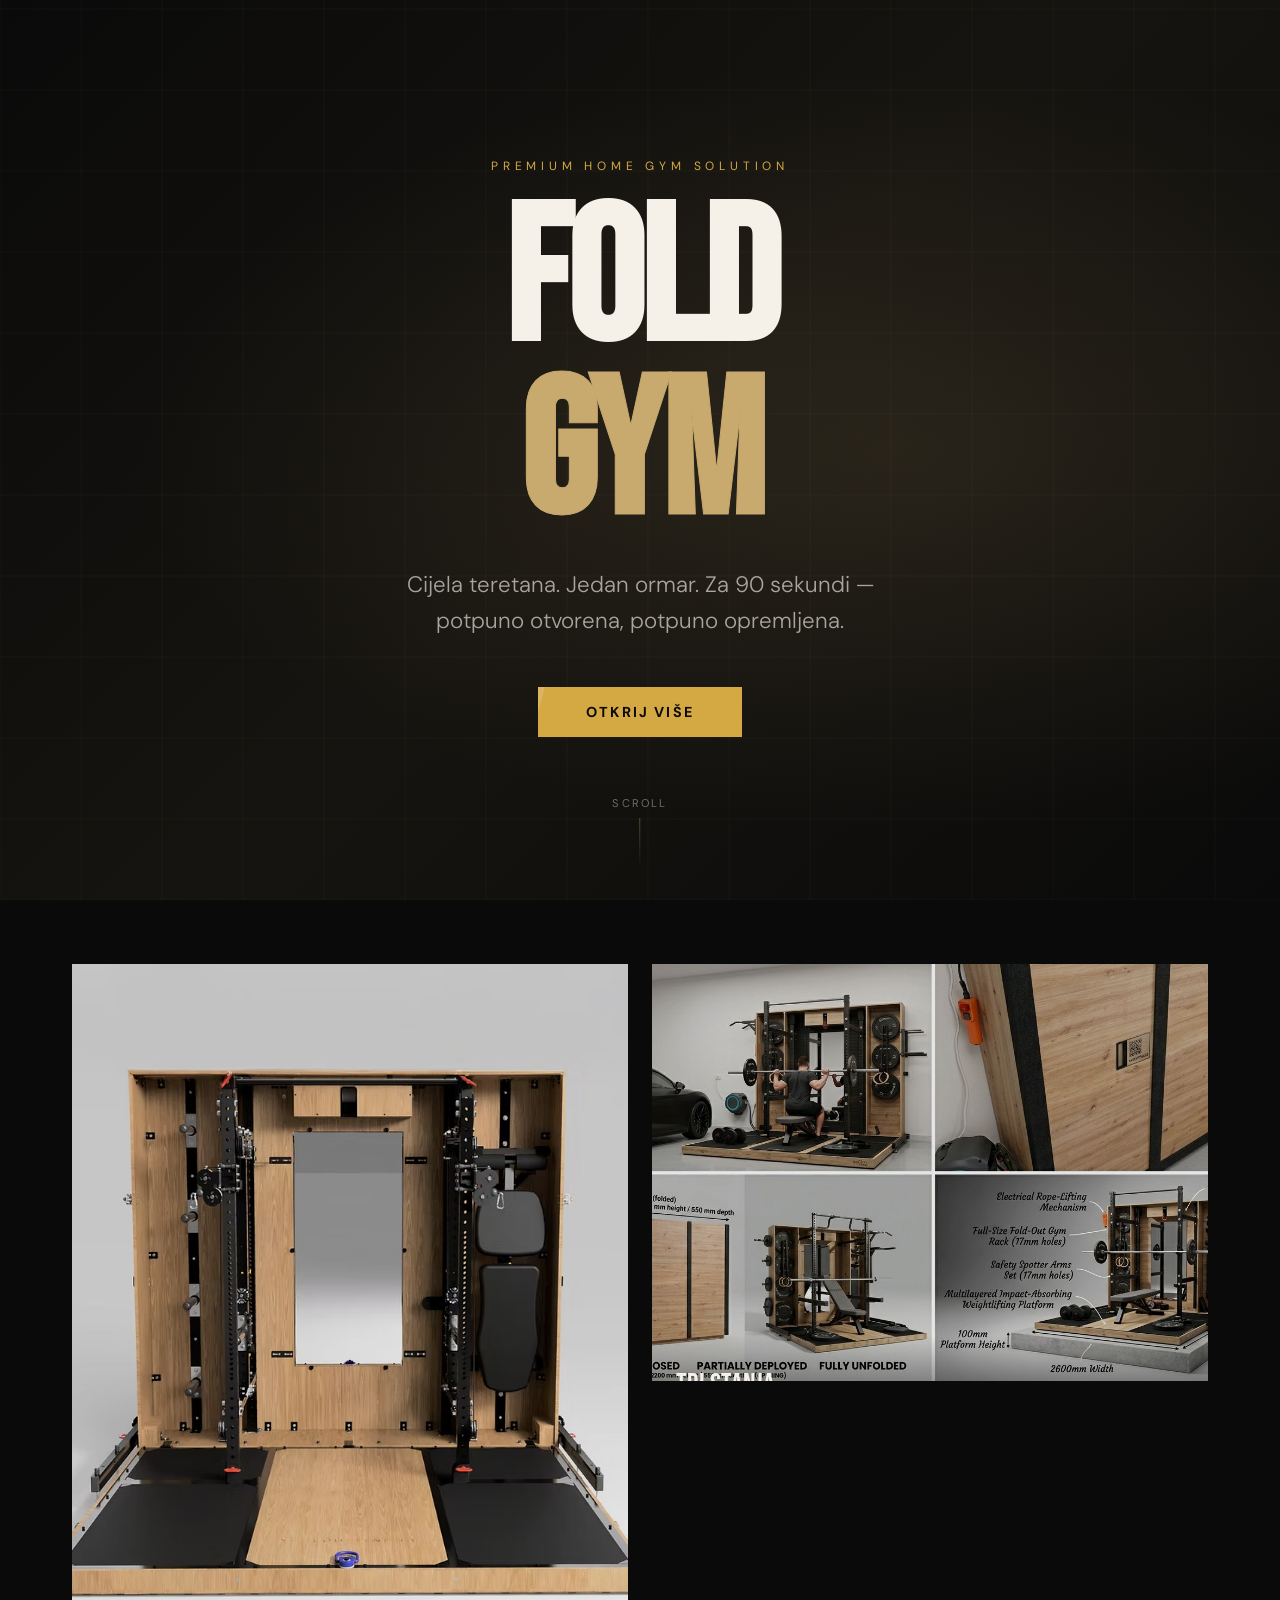
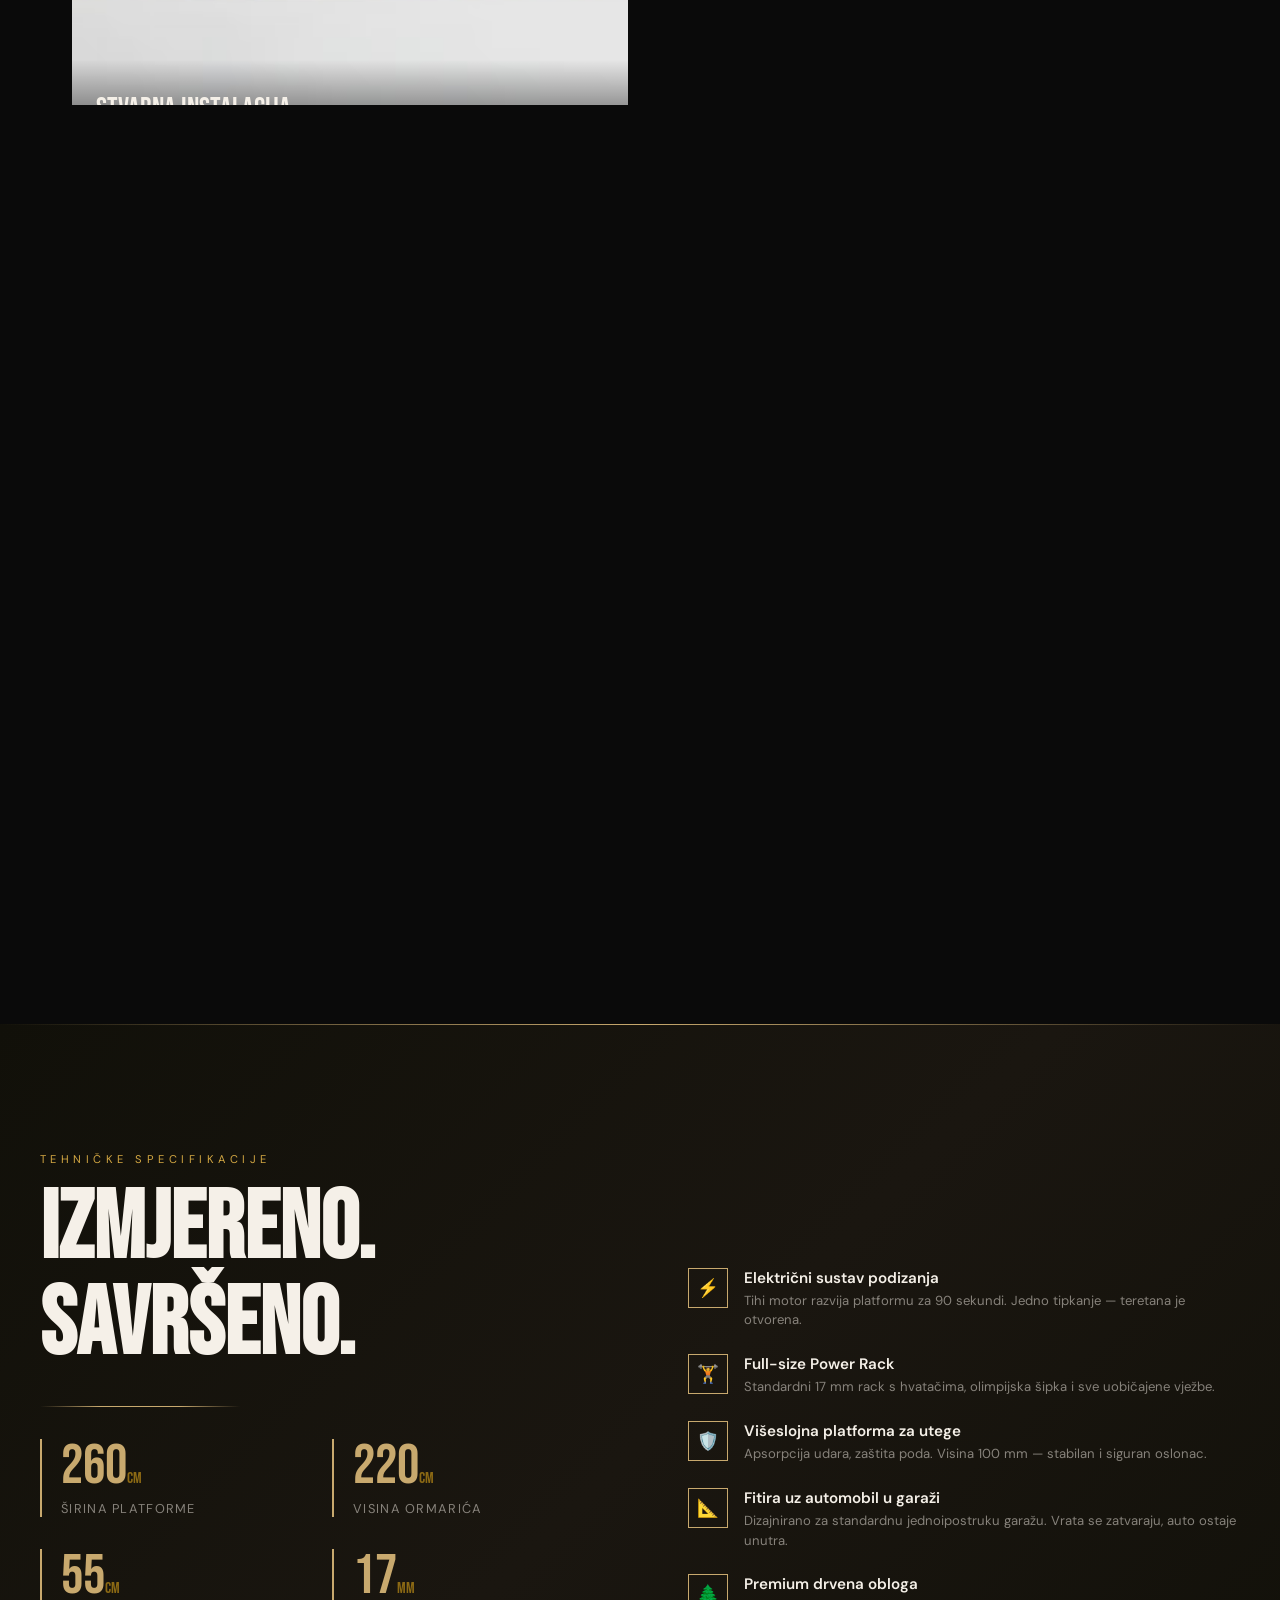
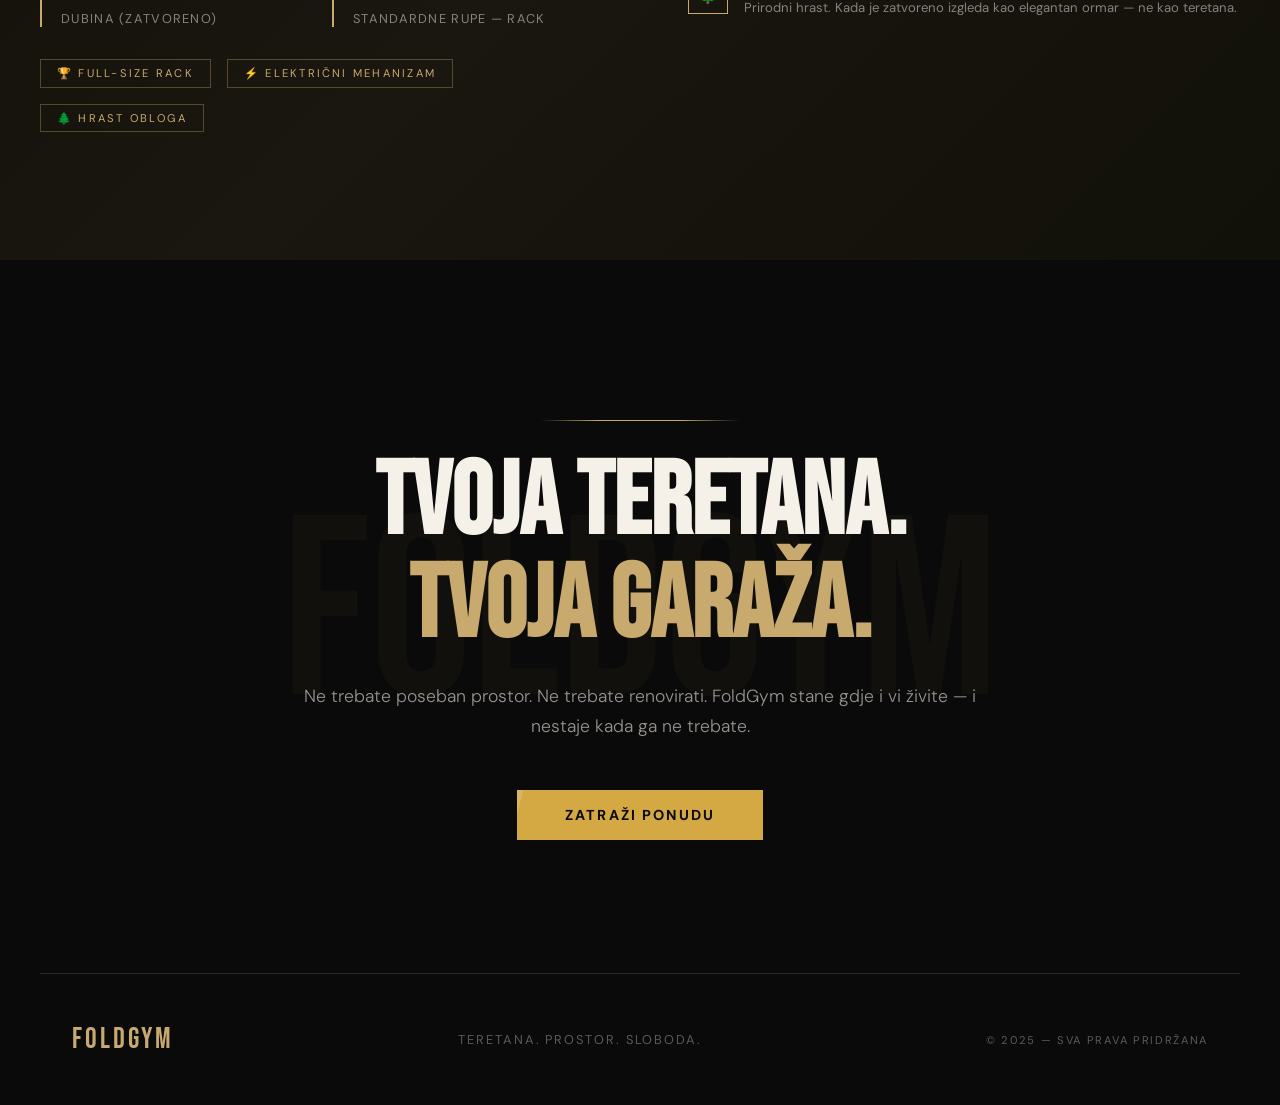
<file: index.html>
<!DOCTYPE html>
<html lang="hr">
<head>
  <meta charset="UTF-8">
  <meta name="viewport" content="width=device-width, initial-scale=1.0">
  <title>FoldGym Pro — Teretana u ormaru</title>
  <link rel="stylesheet" href="gym_promo.css">
</head>
<body>

  <!-- ═══════════════════════════════════════
       HERO
  ═══════════════════════════════════════ -->
  <section class="hero">
    <div class="hero-bg"></div>
    <div class="hero-lines"></div>
    <div class="hero-content">
      <p class="hero-label">Premium Home Gym Solution</p>
      <h1 class="hero-title">
        FOLD
        <span>GYM</span>
      </h1>
      <p class="hero-sub">
        Cijela teretana. Jedan ormar. Za 90 sekundi — potpuno otvorena, potpuno opremljena.
      </p>
      <div class="hero-cta">
        <a href="#features" class="btn-primary">Otkrij više</a>
      </div>
    </div>
    <div class="scroll-hint">
      <span>Scroll</span>
      <div class="scroll-line"></div>
    </div>
  </section>

  <!-- ═══════════════════════════════════════
       IMAGE SHOWCASE
  ═══════════════════════════════════════ -->
  <div class="showcase" id="features">

    <div class="img-card tall reveal">
      <img src="slikaukgym.avif" alt="FoldGym u garaži — stvarna instalacija">
      <div class="img-card-overlay">
        <div class="img-card-title">Stvarna instalacija</div>
        <div class="img-card-desc">Garaža. Parkirano vozilo. Potpuna teretana.</div>
      </div>
    </div>

    <div class="img-card reveal reveal-delay-2">
      <img src="dobra_slika_teretana.jpeg" alt="Sve konfiguracije">
      <div class="img-card-overlay">
        <div class="img-card-title">Tri stanja</div>
        <div class="img-card-desc">Zatvoreno → Djelomično → Potpuno razvijeno</div>
      </div>
    </div>
  </div>
  <video id="myVideo" controls muted playsinline class="myvideo fade-video">
    <source src="https://video.wixstatic.com/video/b64985_c6311684feb74eb39e0031aa216d3096/1080p/mp4/file.mp4" type="video/mp4">
</video>


  <!-- ═══════════════════════════════════════
       SPECS + FEATURES
  ═══════════════════════════════════════ -->
  <section class="specs-section">
    <div class="specs-inner">

      <!-- Left: numbers -->
      <div class="reveal">
        <p class="section-label">Tehničke specifikacije</p>
        <h2 class="section-title">Izmjereno.<br>Savršeno.</h2>
        <div class="oak-divider" style="margin: 2rem 0;"></div>

        <div class="specs-grid">
          <div class="spec-item">
            <div class="spec-num">260<span class="spec-unit">cm</span></div>
            <div class="spec-label">Širina platforme</div>
          </div>
          <div class="spec-item">
            <div class="spec-num">220<span class="spec-unit">cm</span></div>
            <div class="spec-label">Visina ormarića</div>
          </div>
          <div class="spec-item">
            <div class="spec-num">55<span class="spec-unit">cm</span></div>
            <div class="spec-label">Dubina (zatvoreno)</div>
          </div>
          <div class="spec-item">
            <div class="spec-num">17<span class="spec-unit">mm</span></div>
            <div class="spec-label">Standardne rupe — rack</div>
          </div>
        </div>

        <div class="badges">
          <span class="badge">🏆 Full-size rack</span>
          <span class="badge">⚡ Električni mehanizam</span>
          <span class="badge">🌲 Hrast obloga</span>
        </div>
      </div>

      <!-- Right: features -->
      <div class="reveal reveal-delay-1">
        <ul class="features-list">
          <li class="feature-item">
            <div class="feature-icon">⚡</div>
            <div class="feature-text">
              <h4>Električni sustav podizanja</h4>
              <p>Tihi motor razvija platformu za 90 sekundi. Jedno tipkanje — teretana je otvorena.</p>
            </div>
          </li>
          <li class="feature-item">
            <div class="feature-icon">🏋️</div>
            <div class="feature-text">
              <h4>Full-size Power Rack</h4>
              <p>Standardni 17 mm rack s hvatačima, olimpijska šipka i sve uobičajene vježbe.</p>
            </div>
          </li>
          <li class="feature-item">
            <div class="feature-icon">🛡️</div>
            <div class="feature-text">
              <h4>Višeslojna platforma za utege</h4>
              <p>Apsorpcija udara, zaštita poda. Visina 100 mm — stabilan i siguran oslonac.</p>
            </div>
          </li>
          <li class="feature-item">
            <div class="feature-icon">📐</div>
            <div class="feature-text">
              <h4>Fitira uz automobil u garaži</h4>
              <p>Dizajnirano za standardnu jednoipostruku garažu. Vrata se zatvaraju, auto ostaje unutra.</p>
            </div>
          </li>
          <li class="feature-item">
            <div class="feature-icon">🌲</div>
            <div class="feature-text">
              <h4>Premium drvena obloga</h4>
              <p>Prirodni hrast. Kada je zatvoreno izgleda kao elegantan ormar — ne kao teretana.</p>
            </div>
          </li>
        </ul>
      </div>

    </div>
  </section>

  <!-- ═══════════════════════════════════════
       CTA BANNER
  ═══════════════════════════════════════ -->
  <section class="cta-banner">
    <div class="cta-inner reveal">
      <div class="oak-divider"></div>
      <h2 class="cta-title">
        Tvoja teretana.<br>
        <span style="color:var(--oak)">Tvoja garaža.</span>
      </h2>
      <p class="cta-sub">
        Ne trebate poseban prostor. Ne trebate renovirati. FoldGym stane gdje i vi živite — i nestaje kada ga ne trebate.
      </p>
      <a href="#" class="btn-primary">Zatraži ponudu</a>
    </div>
  </section>

  <!-- ═══════════════════════════════════════
       FOOTER
  ═══════════════════════════════════════ -->
  <footer>
    <div class="footer-brand">FoldGym</div>
    <div class="footer-tagline">Teretana. Prostor. Sloboda.</div>
    <div class="footer-tagline" style="font-size:0.7rem;">© 2025 — Sva prava pridržana</div>
  </footer>

  <script>
    const observer = new IntersectionObserver((entries) => {
      entries.forEach(e => {
        if (e.isIntersecting) e.target.classList.add('visible');
      });
    }, { threshold: 0.15 });

    document.querySelectorAll('.reveal').forEach(el => observer.observe(el));
  </script>
<script>
window.addEventListener("load", () => {
    const video = document.getElementById("myVideo");

    const observer = new IntersectionObserver((entries) => {
        entries.forEach(entry => {

            if (entry.isIntersecting) {
                video.classList.add("visible");

                video.play().catch(err => {
                    console.log("Play blocked:", err);
                });

            } else {
                video.classList.remove("visible");
                video.pause();
            }

        });
    }, {
        threshold: 0.5
    });

    observer.observe(video);
});
</script>

</body>
</html>
</file>
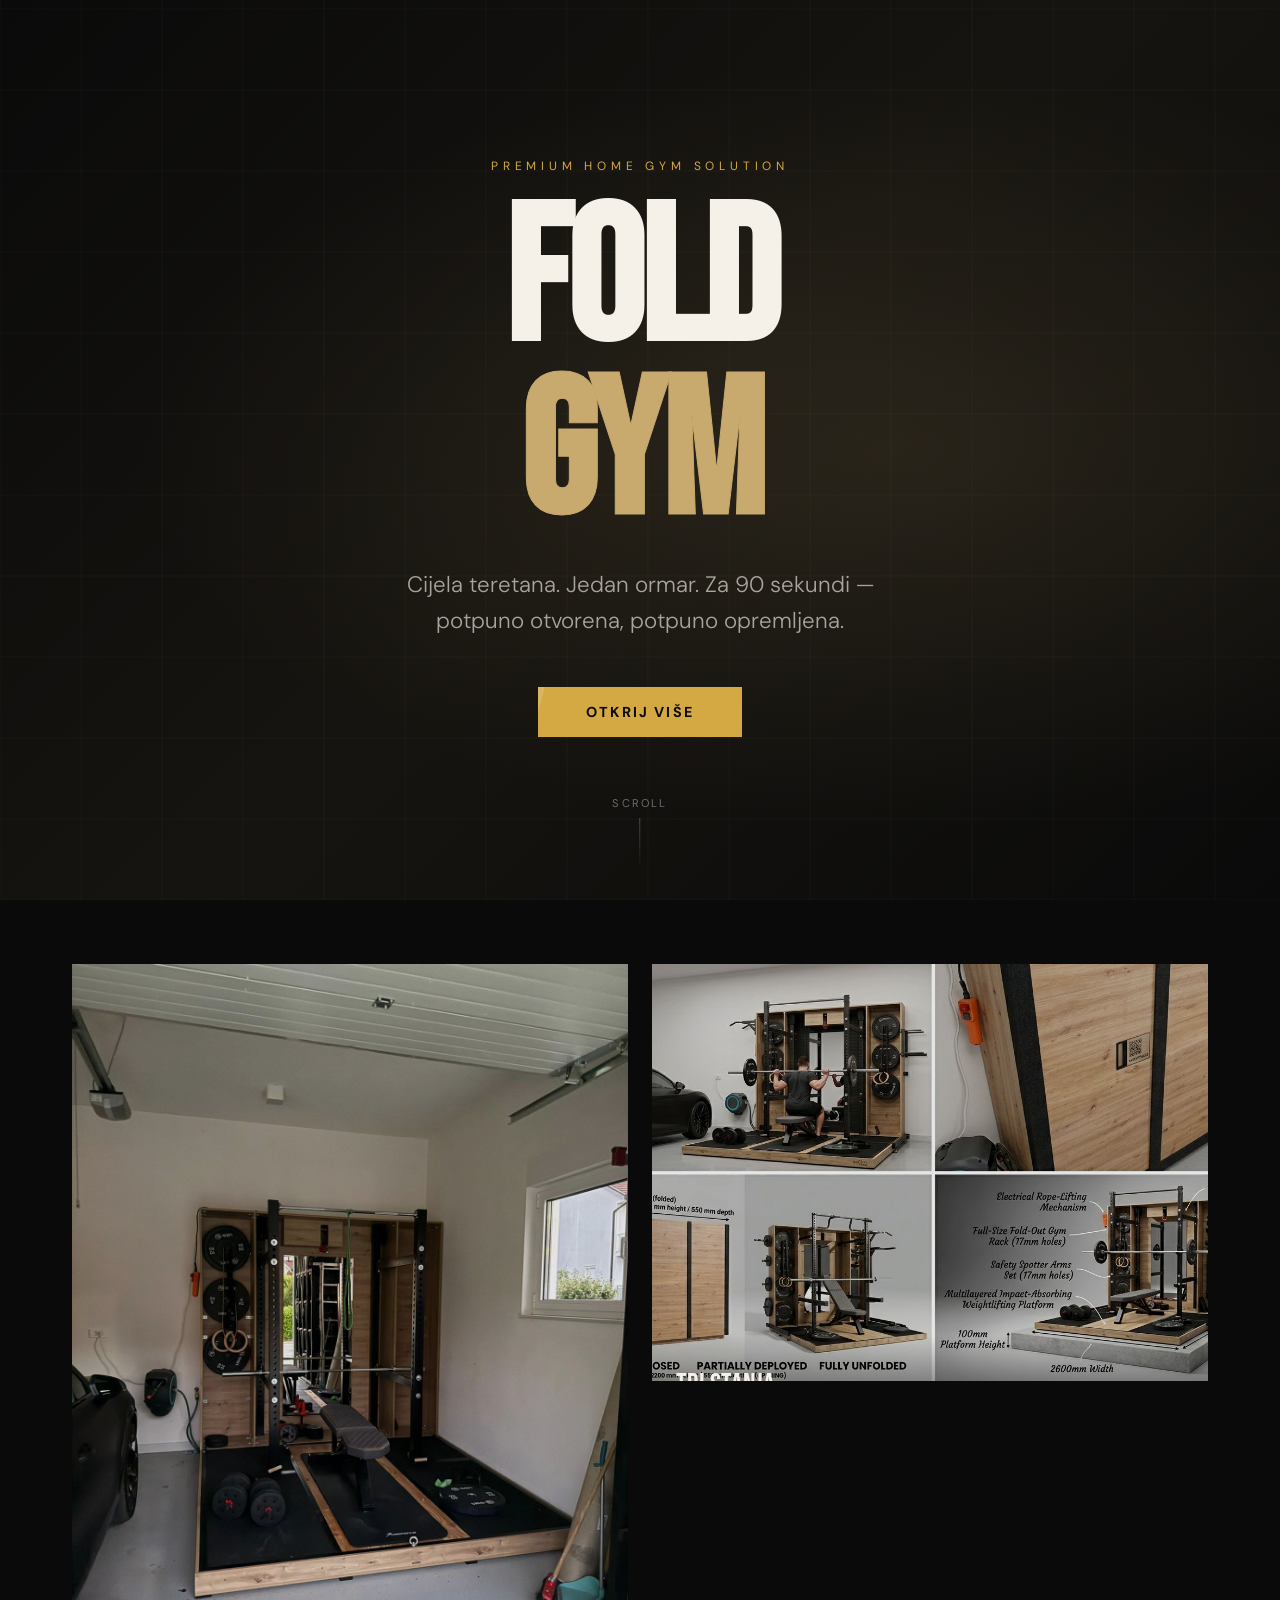
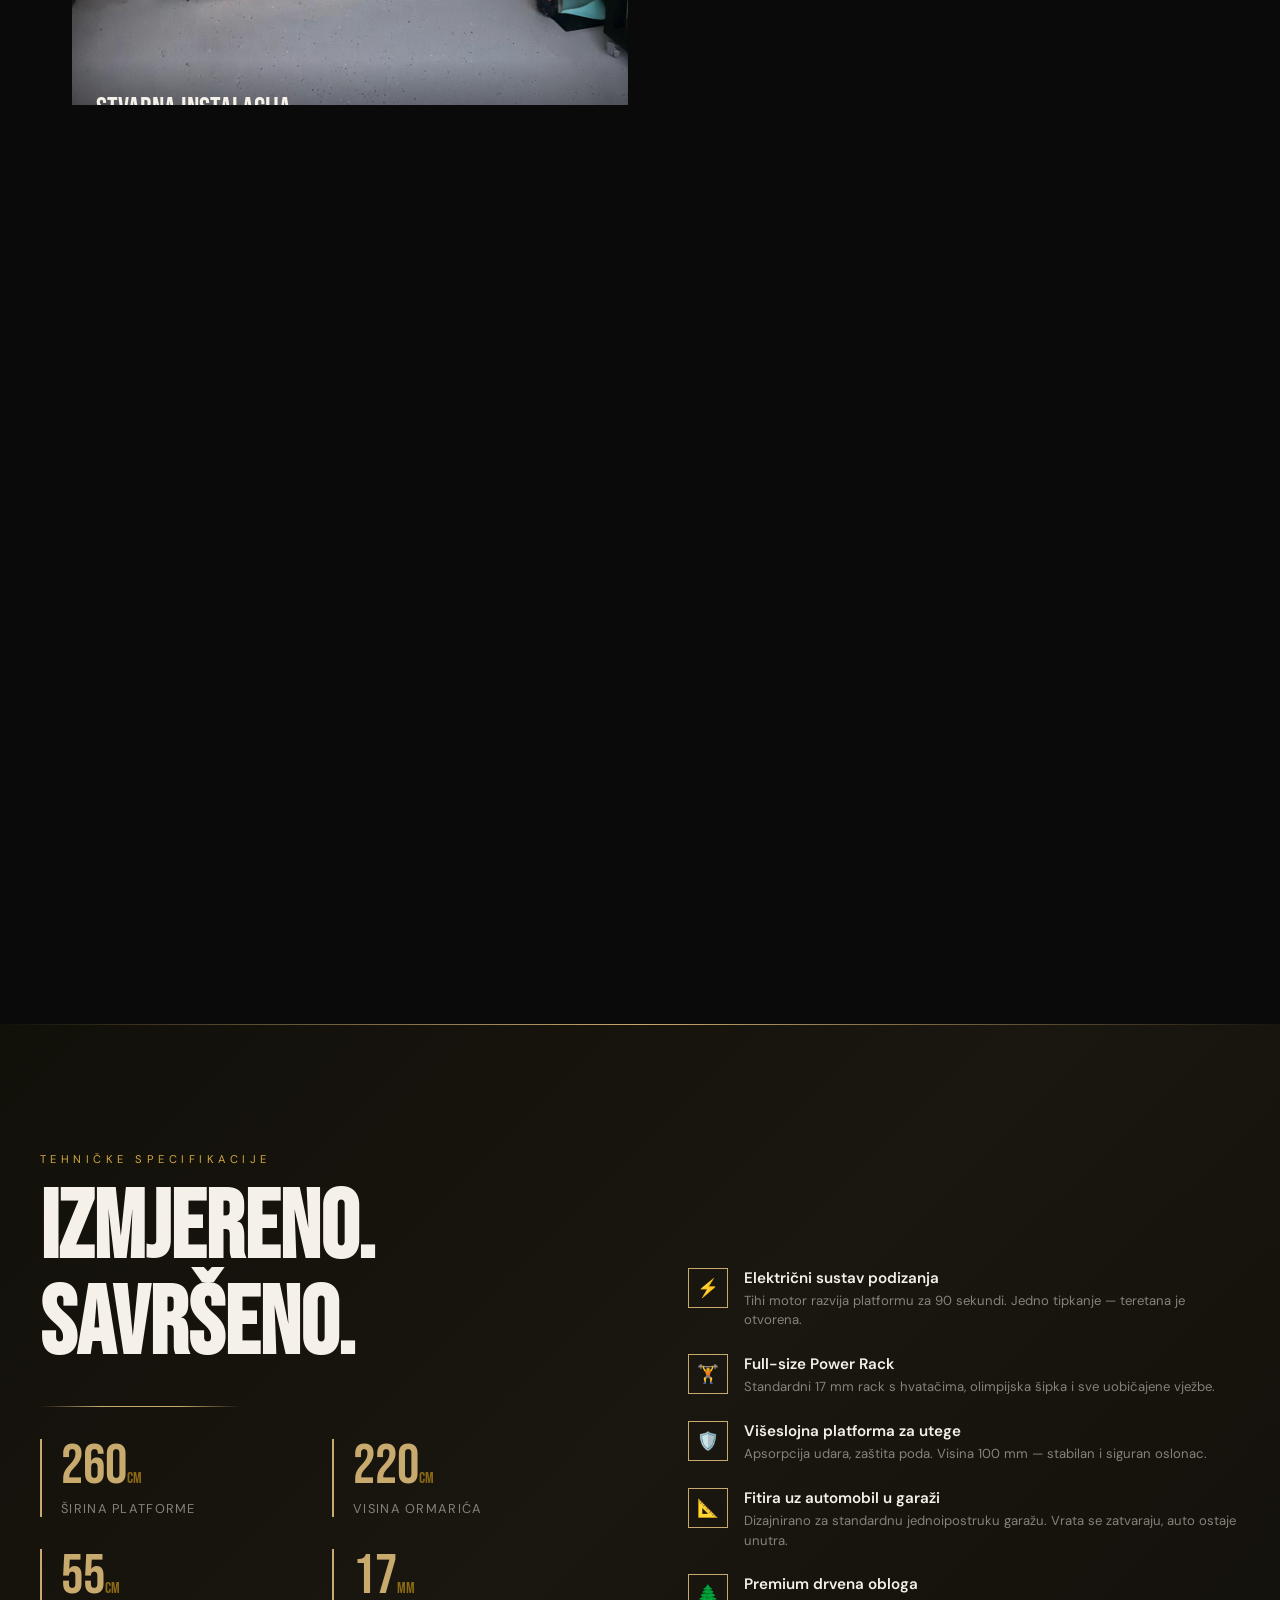
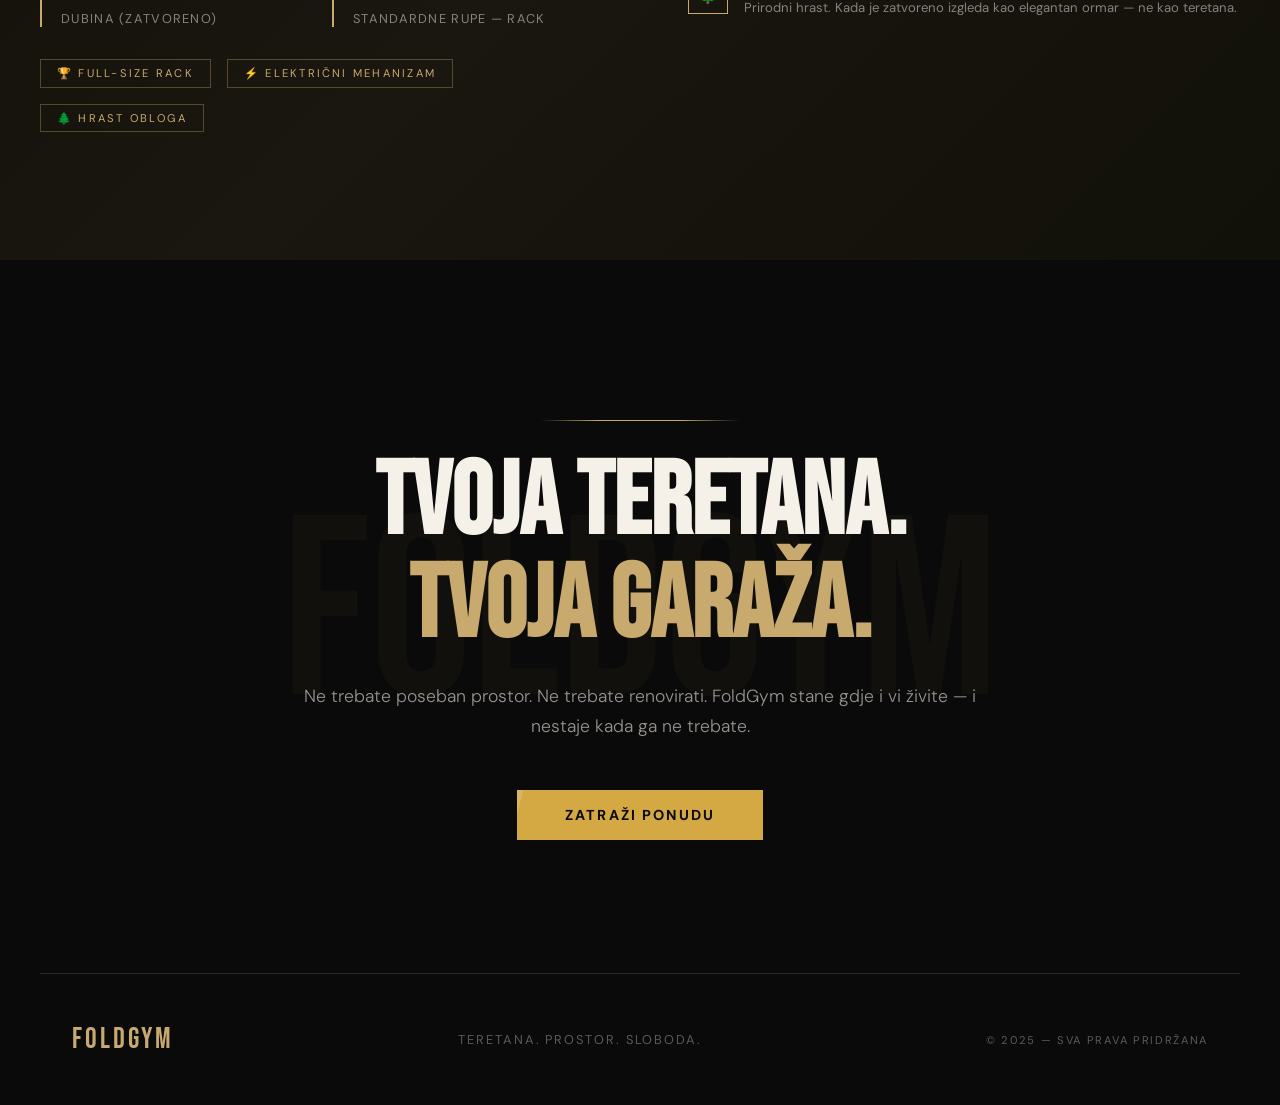
<file: gym_promo_clean.html>
<!DOCTYPE html>
<html lang="hr">
<head>
  <meta charset="UTF-8">
  <meta name="viewport" content="width=device-width, initial-scale=1.0">
  <title>FoldGym Pro — Teretana u ormaru</title>
  <link rel="stylesheet" href="gym_promo.css">
</head>
<body>

  <!-- ═══════════════════════════════════════
       HERO
  ═══════════════════════════════════════ -->
  <section class="hero">
    <div class="hero-bg"></div>
    <div class="hero-lines"></div>
    <div class="hero-content">
      <p class="hero-label">Premium Home Gym Solution</p>
      <h1 class="hero-title">
        FOLD
        <span>GYM</span>
      </h1>
      <p class="hero-sub">
        Cijela teretana. Jedan ormar. Za 90 sekundi — potpuno otvorena, potpuno opremljena.
      </p>
      <div class="hero-cta">
        <a href="#features" class="btn-primary">Otkrij više</a>
      </div>
    </div>
    <div class="scroll-hint">
      <span>Scroll</span>
      <div class="scroll-line"></div>
    </div>
  </section>

  <!-- ═══════════════════════════════════════
       IMAGE SHOWCASE
  ═══════════════════════════════════════ -->
  <div class="showcase" id="features">

    <div class="img-card tall reveal">
      <img src="slika_teretana_2.jpeg" alt="FoldGym u garaži — stvarna instalacija">
      <div class="img-card-overlay">
        <div class="img-card-title">Stvarna instalacija</div>
        <div class="img-card-desc">Garaža. Parkirano vozilo. Potpuna teretana.</div>
      </div>
    </div>

    <div class="img-card reveal reveal-delay-2">
      <img src="dobra_slika_teretana.jpeg" alt="Sve konfiguracije">
      <div class="img-card-overlay">
        <div class="img-card-title">Tri stanja</div>
        <div class="img-card-desc">Zatvoreno → Djelomično → Potpuno razvijeno</div>
      </div>
    </div>
  </div>
  <video id="myVideo" controls muted playsinline class="myvideo fade-video">
    <source src="https://video.wixstatic.com/video/b64985_c6311684feb74eb39e0031aa216d3096/1080p/mp4/file.mp4" type="video/mp4">
</video>


  <!-- ═══════════════════════════════════════
       SPECS + FEATURES
  ═══════════════════════════════════════ -->
  <section class="specs-section">
    <div class="specs-inner">

      <!-- Left: numbers -->
      <div class="reveal">
        <p class="section-label">Tehničke specifikacije</p>
        <h2 class="section-title">Izmjereno.<br>Savršeno.</h2>
        <div class="oak-divider" style="margin: 2rem 0;"></div>

        <div class="specs-grid">
          <div class="spec-item">
            <div class="spec-num">260<span class="spec-unit">cm</span></div>
            <div class="spec-label">Širina platforme</div>
          </div>
          <div class="spec-item">
            <div class="spec-num">220<span class="spec-unit">cm</span></div>
            <div class="spec-label">Visina ormarića</div>
          </div>
          <div class="spec-item">
            <div class="spec-num">55<span class="spec-unit">cm</span></div>
            <div class="spec-label">Dubina (zatvoreno)</div>
          </div>
          <div class="spec-item">
            <div class="spec-num">17<span class="spec-unit">mm</span></div>
            <div class="spec-label">Standardne rupe — rack</div>
          </div>
        </div>

        <div class="badges">
          <span class="badge">🏆 Full-size rack</span>
          <span class="badge">⚡ Električni mehanizam</span>
          <span class="badge">🌲 Hrast obloga</span>
        </div>
      </div>

      <!-- Right: features -->
      <div class="reveal reveal-delay-1">
        <ul class="features-list">
          <li class="feature-item">
            <div class="feature-icon">⚡</div>
            <div class="feature-text">
              <h4>Električni sustav podizanja</h4>
              <p>Tihi motor razvija platformu za 90 sekundi. Jedno tipkanje — teretana je otvorena.</p>
            </div>
          </li>
          <li class="feature-item">
            <div class="feature-icon">🏋️</div>
            <div class="feature-text">
              <h4>Full-size Power Rack</h4>
              <p>Standardni 17 mm rack s hvatačima, olimpijska šipka i sve uobičajene vježbe.</p>
            </div>
          </li>
          <li class="feature-item">
            <div class="feature-icon">🛡️</div>
            <div class="feature-text">
              <h4>Višeslojna platforma za utege</h4>
              <p>Apsorpcija udara, zaštita poda. Visina 100 mm — stabilan i siguran oslonac.</p>
            </div>
          </li>
          <li class="feature-item">
            <div class="feature-icon">📐</div>
            <div class="feature-text">
              <h4>Fitira uz automobil u garaži</h4>
              <p>Dizajnirano za standardnu jednoipostruku garažu. Vrata se zatvaraju, auto ostaje unutra.</p>
            </div>
          </li>
          <li class="feature-item">
            <div class="feature-icon">🌲</div>
            <div class="feature-text">
              <h4>Premium drvena obloga</h4>
              <p>Prirodni hrast. Kada je zatvoreno izgleda kao elegantan ormar — ne kao teretana.</p>
            </div>
          </li>
        </ul>
      </div>

    </div>
  </section>

  <!-- ═══════════════════════════════════════
       CTA BANNER
  ═══════════════════════════════════════ -->
  <section class="cta-banner">
    <div class="cta-inner reveal">
      <div class="oak-divider"></div>
      <h2 class="cta-title">
        Tvoja teretana.<br>
        <span style="color:var(--oak)">Tvoja garaža.</span>
      </h2>
      <p class="cta-sub">
        Ne trebate poseban prostor. Ne trebate renovirati. FoldGym stane gdje i vi živite — i nestaje kada ga ne trebate.
      </p>
      <a href="#" class="btn-primary">Zatraži ponudu</a>
    </div>
  </section>

  <!-- ═══════════════════════════════════════
       FOOTER
  ═══════════════════════════════════════ -->
  <footer>
    <div class="footer-brand">FoldGym</div>
    <div class="footer-tagline">Teretana. Prostor. Sloboda.</div>
    <div class="footer-tagline" style="font-size:0.7rem;">© 2025 — Sva prava pridržana</div>
  </footer>

  <script>
    const observer = new IntersectionObserver((entries) => {
      entries.forEach(e => {
        if (e.isIntersecting) e.target.classList.add('visible');
      });
    }, { threshold: 0.15 });

    document.querySelectorAll('.reveal').forEach(el => observer.observe(el));
  </script>
<script>
window.addEventListener("load", () => {
    const video = document.getElementById("myVideo");

    const observer = new IntersectionObserver((entries) => {
        entries.forEach(entry => {

            if (entry.isIntersecting) {
                video.classList.add("visible");

                video.play().catch(err => {
                    console.log("Play blocked:", err);
                });

            } else {
                video.classList.remove("visible");
                video.pause();
            }

        });
    }, {
        threshold: 0.5
    });

    observer.observe(video);
});
</script>

</body>
</html>
</file>
<file: gym_promo.css>
@import url('https://fonts.googleapis.com/css2?family=Bebas+Neue&family=DM+Sans:wght@300;400;500;700&display=swap');

*, *::before, *::after { box-sizing: border-box; margin: 0; padding: 0; }

:root {
  --oak: #c8a96e;
  --oak-dark: #8b6914;
  --black: #0a0a0a;
  --off-white: #f5f0e8;
  --steel: #2c2c2c;
  --accent: #d4a843;
}

html { scroll-behavior: smooth; }

body {
  background: var(--black);
  color: var(--off-white);
  font-family: 'DM Sans', sans-serif;
  overflow-x: hidden;
  margin: 0;
  padding: 0;
  overflow-x: hidden;
}

/* ── HERO ── */
.hero {
  position: relative;
  min-height: 100vh;
  display: flex;
  flex-direction: column;
  justify-content: center;
  align-items: center;
  overflow: hidden;
  padding: 2rem;
}

.hero-bg {
  position: absolute; inset: 0;
  background:
    radial-gradient(ellipse at 70% 50%, rgba(200,169,110,0.12) 0%, transparent 60%),
    linear-gradient(135deg, #0a0a0a 0%, #161410 50%, #0a0a0a 100%);
}

.hero-lines {
  position: absolute; inset: 0;
  background-image:
    repeating-linear-gradient(90deg, rgba(200,169,110,0.04) 0px, transparent 1px, transparent 80px, rgba(200,169,110,0.04) 81px),
    repeating-linear-gradient(0deg,  rgba(200,169,110,0.04) 0px, transparent 1px, transparent 80px, rgba(200,169,110,0.04) 81px);
}

.hero-content {
  position: relative;
  z-index: 2;
  text-align: center;
  max-width: 900px;
}

.hero-label {
  font-size: 0.75rem;
  letter-spacing: 0.4em;
  text-transform: uppercase;
  color: var(--accent);
  margin-bottom: 1.5rem;
  opacity: 0;
  animation: fadeUp 0.8s ease 0.2s forwards;
}

.hero-title {
  font-family: 'Bebas Neue', sans-serif;
  font-size: clamp(5rem, 15vw, 14rem);
  line-height: 0.9;
  letter-spacing: -0.02em;
  color: var(--off-white);
  opacity: 0;
  animation: fadeUp 0.8s ease 0.4s forwards;
}

.hero-title span {
  display: block;
  color: var(--oak);
  -webkit-text-stroke: 1px var(--oak);
}

.hero-sub {
  font-size: clamp(1rem, 2.5vw, 1.4rem);
  font-weight: 300;
  color: rgba(245,240,232,0.65);
  margin-top: 1.5rem;
  max-width: 550px;
  margin-left: auto;
  margin-right: auto;
  line-height: 1.6;
  opacity: 0;
  animation: fadeUp 0.8s ease 0.6s forwards;
}

.hero-cta {
  margin-top: 3rem;
  opacity: 0;
  animation: fadeUp 0.8s ease 0.8s forwards;
}

/* ── BUTTONS ── */
.btn-primary {
  display: inline-block;
  padding: 1rem 3rem;
  background: var(--accent);
  color: var(--black);
  font-family: 'DM Sans', sans-serif;
  font-weight: 700;
  font-size: 0.9rem;
  letter-spacing: 0.15em;
  text-transform: uppercase;
  text-decoration: none;
  border: none;
  cursor: pointer;
  transition: all 0.3s ease;
  position: relative;
  overflow: hidden;
}

.btn-primary::before {
  content: '';
  position: absolute; inset: 0;
  background: rgba(255,255,255,0.15);
  transform: translateX(-100%) skewX(-15deg);
  transition: transform 0.4s ease;
}

.btn-primary:hover::before { transform: translateX(110%) skewX(-15deg); }
.btn-primary:hover { background: #e6b84a; letter-spacing: 0.25em; }

/* ── SCROLL HINT ── */
.scroll-hint {
  position: absolute;
  bottom: 2rem;
  left: 50%;
  transform: translateX(-50%);
  display: flex;
  flex-direction: column;
  align-items: center;
  gap: 0.5rem;
  opacity: 0.4;
  font-size: 0.7rem;
  letter-spacing: 0.2em;
  text-transform: uppercase;
}

.scroll-line {
  width: 1px;
  height: 50px;
  background: linear-gradient(to bottom, var(--oak), transparent);
  animation: scrollPulse 2s ease-in-out infinite;
}

/* ── SECTIONS ── */
.section {
  padding: 8rem 2rem;
  max-width: 1200px;
  margin: 0 auto;
}

.section-label {
  font-size: 0.7rem;
  letter-spacing: 0.4em;
  text-transform: uppercase;
  color: var(--accent);
  margin-bottom: 1rem;
}

.section-title {
  font-family: 'Bebas Neue', sans-serif;
  font-size: clamp(3rem, 8vw, 6rem);
  line-height: 1;
  margin-bottom: 1.5rem;
}

/* ── IMAGE SHOWCASE ── */
.showcase {
  display: grid;
  grid-template-columns: 1fr 1fr;
  gap: 1.5rem;
  padding: 4rem 2rem;
  max-width: 1200px;
  margin: 0 auto;
}

.img-card {
  position: relative;
  overflow: hidden;
  aspect-ratio: 4/3;
  background: var(--steel);
}

.img-card.tall { aspect-ratio: 3/4; grid-row: span 2; }

.img-card img {
  width: 100%;
  height: 100%;
  object-fit: cover;
  transition: transform 0.6s ease;
  filter: brightness(0.9);
}

.img-card:hover img { transform: scale(1.04); filter: brightness(1); }

.img-card-overlay {
  position: absolute; bottom: 0; left: 0; right: 0;
  background: linear-gradient(to top, rgba(0,0,0,0.85) 0%, transparent 100%);
  padding: 2rem 1.5rem 1.5rem;
  transform: translateY(60%);
  transition: transform 0.4s ease;
}

.img-card:hover .img-card-overlay { transform: translateY(0); }

.img-card-title {
  font-family: 'Bebas Neue', sans-serif;
  font-size: 1.8rem;
  color: var(--off-white);
  margin-bottom: 0.4rem;
}

.img-card-desc {
  font-size: 0.85rem;
  color: rgba(245,240,232,0.7);
  font-weight: 300;
}

/* ── SPECS ── */
.specs-section {
  background: linear-gradient(135deg, #111009 0%, #1a1610 50%, #111009 100%);
  padding: 8rem 2rem;
  position: relative;
  overflow: hidden;
}

.specs-section::before {
  content: '';
  position: absolute; top: 0; left: 0; right: 0;
  height: 1px;
  background: linear-gradient(90deg, transparent, var(--oak), transparent);
}

.specs-inner {
  max-width: 1200px;
  margin: 0 auto;
  display: grid;
  grid-template-columns: 1fr 1fr;
  gap: 6rem;
  align-items: center;
}

.specs-grid {
  display: grid;
  grid-template-columns: 1fr 1fr;
  gap: 2rem;
}

.spec-item {
  border-left: 2px solid var(--oak);
  padding-left: 1.2rem;
}

.spec-num {
  font-family: 'Bebas Neue', sans-serif;
  font-size: 3.5rem;
  color: var(--oak);
  line-height: 1;
}

.spec-unit {
  font-size: 1rem;
  color: var(--oak-dark);
}

.spec-label {
  font-size: 0.8rem;
  letter-spacing: 0.1em;
  color: rgba(245,240,232,0.5);
  text-transform: uppercase;
  margin-top: 0.3rem;
}

/* ── FEATURES ── */
.features-list {
  list-style: none;
  display: flex;
  flex-direction: column;
  gap: 1.5rem;
}

.feature-item {
  display: flex;
  align-items: flex-start;
  gap: 1rem;
}

.feature-icon {
  width: 40px;
  height: 40px;
  border: 1px solid var(--oak);
  display: flex;
  align-items: center;
  justify-content: center;
  flex-shrink: 0;
  font-size: 1.1rem;
}

.feature-text h4 {
  font-weight: 600;
  font-size: 0.95rem;
  margin-bottom: 0.2rem;
  color: var(--off-white);
}

.feature-text p {
  font-size: 0.82rem;
  color: rgba(245,240,232,0.5);
  line-height: 1.5;
}

/* ── CTA BANNER ── */
.cta-banner {
  position: relative;
  padding: 8rem 2rem;
  text-align: center;
  overflow: hidden;
}

.cta-banner::before {
  content: 'FOLDGYM';
  position: absolute;
  font-family: 'Bebas Neue', sans-serif;
  font-size: 20vw;
  color: rgba(200,169,110,0.04);
  top: 50%;
  left: 50%;
  transform: translate(-50%, -50%);
  white-space: nowrap;
  pointer-events: none;
}

.cta-inner {
  position: relative;
  z-index: 2;
  max-width: 700px;
  margin: 0 auto;
}

.cta-title {
  font-family: 'Bebas Neue', sans-serif;
  font-size: clamp(3rem, 8vw, 7rem);
  line-height: 1;
  margin-bottom: 1.5rem;
}

.cta-sub {
  font-size: 1.1rem;
  font-weight: 300;
  color: rgba(245,240,232,0.6);
  margin-bottom: 3rem;
  line-height: 1.7;
}

/* ── FOOTER ── */
footer {
  border-top: 1px solid rgba(200,169,110,0.2);
  padding: 3rem 2rem;
  display: flex;
  justify-content: space-between;
  align-items: center;
  max-width: 1200px;
  margin: 0 auto;
  flex-wrap: wrap;
  gap: 1rem;
}

.footer-brand {
  font-family: 'Bebas Neue', sans-serif;
  font-size: 1.8rem;
  color: var(--oak);
  letter-spacing: 0.1em;
}

.footer-tagline {
  font-size: 0.8rem;
  color: rgba(245,240,232,0.35);
  letter-spacing: 0.15em;
  text-transform: uppercase;
}

/* ── ANIMATIONS ── */
@keyframes fadeUp {
  from { opacity: 0; transform: translateY(30px); }
  to   { opacity: 1; transform: translateY(0); }
}

@keyframes scrollPulse {
  0%, 100% { opacity: 0.4; transform: scaleY(1); }
  50%       { opacity: 0.8; transform: scaleY(1.3); }
}

.reveal {
  opacity: 0;
  transform: translateY(40px);
  transition: opacity 0.8s ease, transform 0.8s ease;
}

.reveal.visible {
  opacity: 1;
  transform: translateY(0);
}

.reveal-delay-1 { transition-delay: 0.15s; }
.reveal-delay-2 { transition-delay: 0.30s; }
.reveal-delay-3 { transition-delay: 0.45s; }

/* ── UTILITIES ── */
.oak-divider {
  height: 1px;
  background: linear-gradient(90deg, transparent 0%, var(--oak) 30%, var(--oak) 70%, transparent 100%);
  max-width: 200px;
  margin: 2rem auto;
}

.badges {
  display: flex;
  gap: 1rem;
  flex-wrap: wrap;
  margin-top: 2rem;
}

.badge {
  padding: 0.4rem 1rem;
  border: 1px solid rgba(200,169,110,0.35);
  font-size: 0.7rem;
  letter-spacing: 0.2em;
  text-transform: uppercase;
  color: var(--oak);
}

/* ── RESPONSIVE ── */
@media (max-width: 768px) {
  .showcase { grid-template-columns: 1fr; }
  .img-card.tall { aspect-ratio: 4/3; grid-row: span 1; }
  .specs-inner { grid-template-columns: 1fr; gap: 3rem; }
  footer { flex-direction: column; text-align: center; }
}

.fade-video {
    width: 700px;
    opacity: 0;
    transform: scale(0.98);
    transition: opacity 1.2s ease, transform 1.2s ease;
}

.fade-video.visible {
    opacity: 1;
    transform: scale(1);
}

.myvideo {
    width: 100vw;
    height: 95vh;
    object-fit: cover;

    display: block;
    margin: 0;

    opacity: 0;
    transform: scale(0.98);
    transition: opacity 1.2s ease, transform 1.2s ease;
}

.myvideo.visible {
    opacity: 1;
    transform: scale(1);
}
</file>
